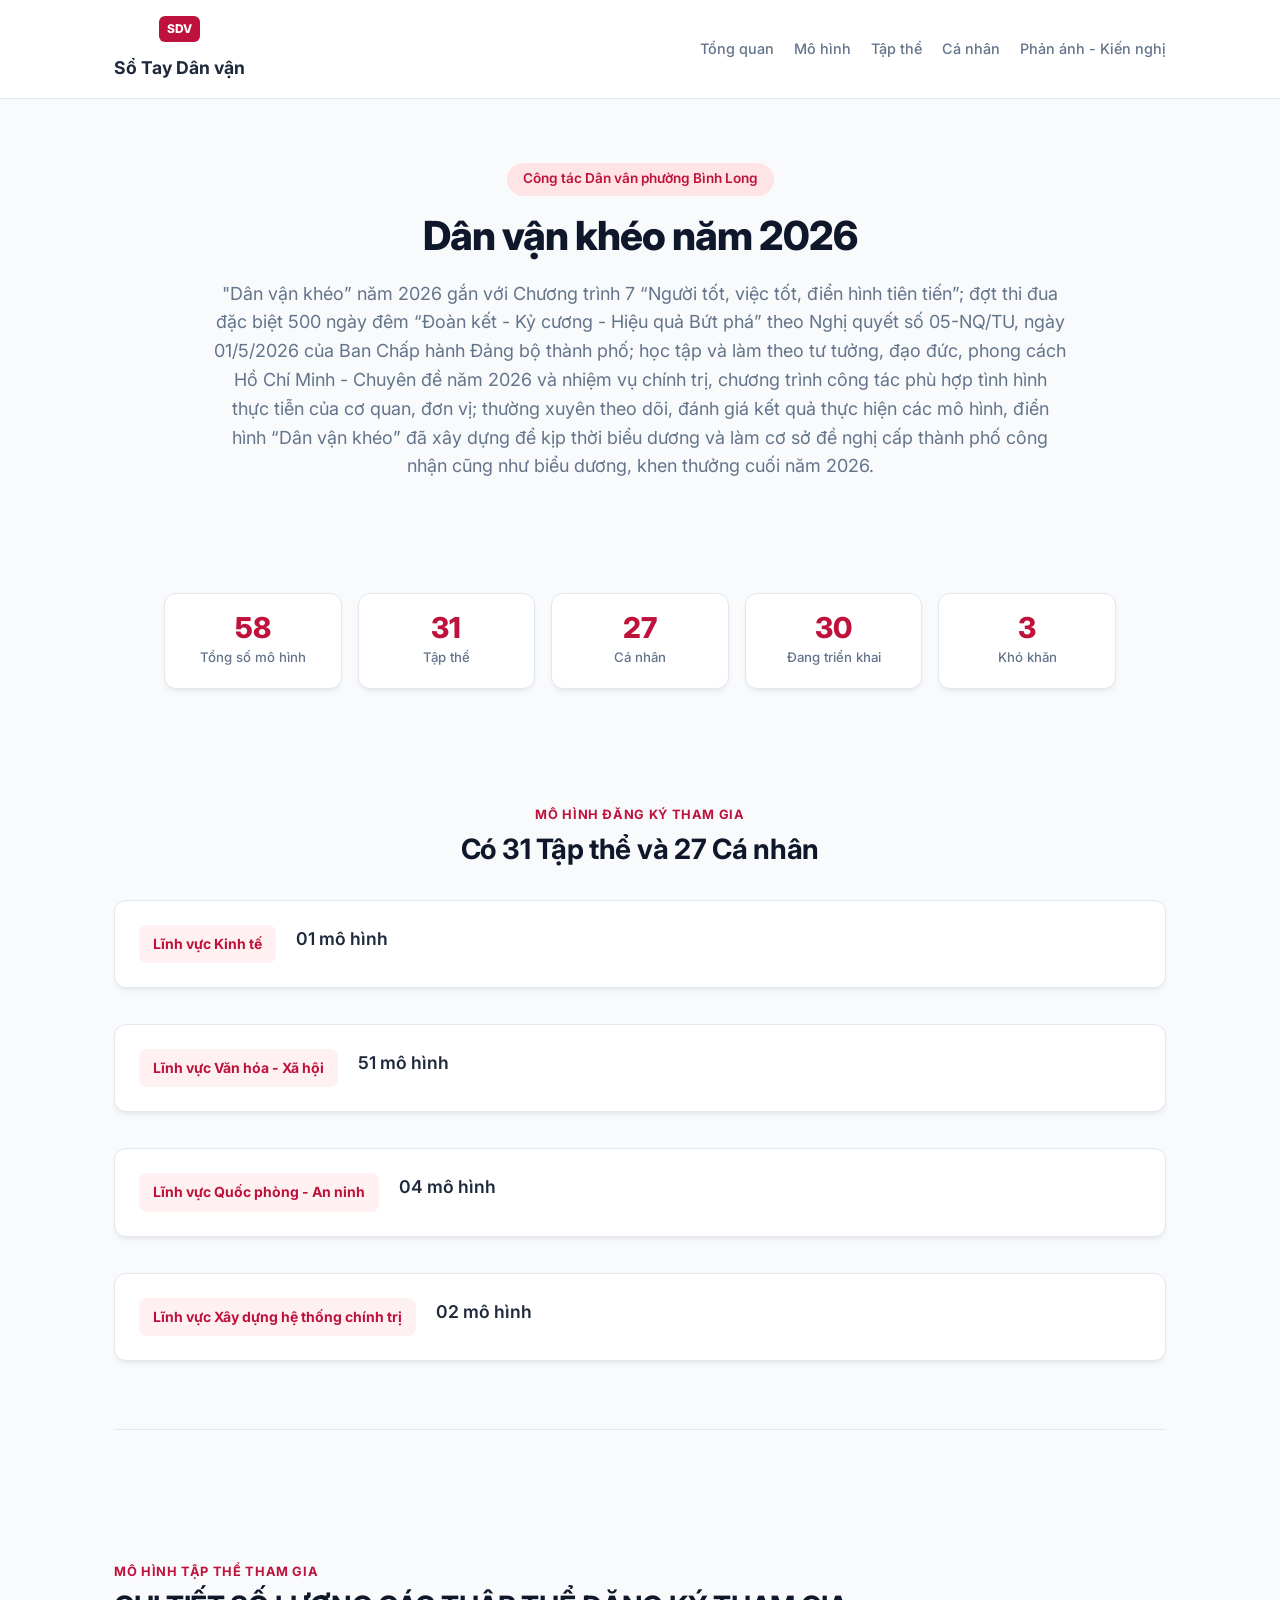
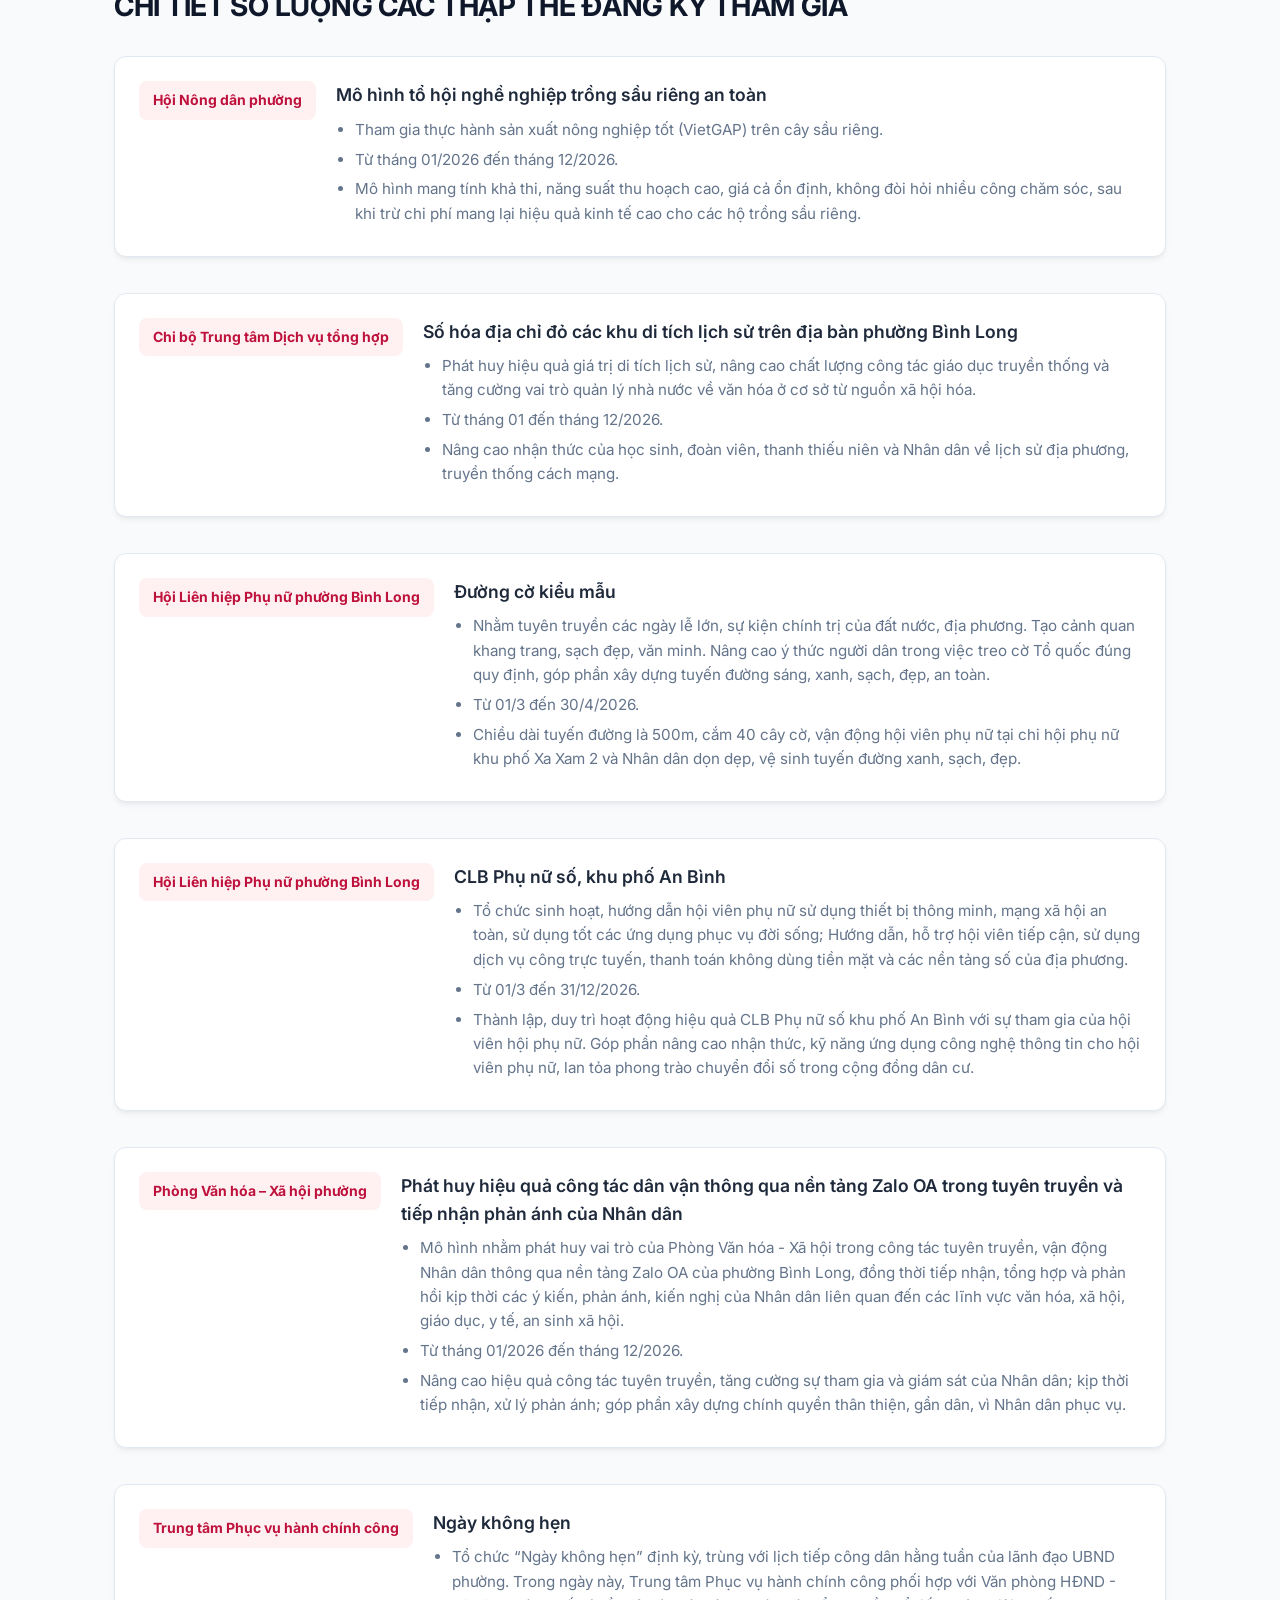
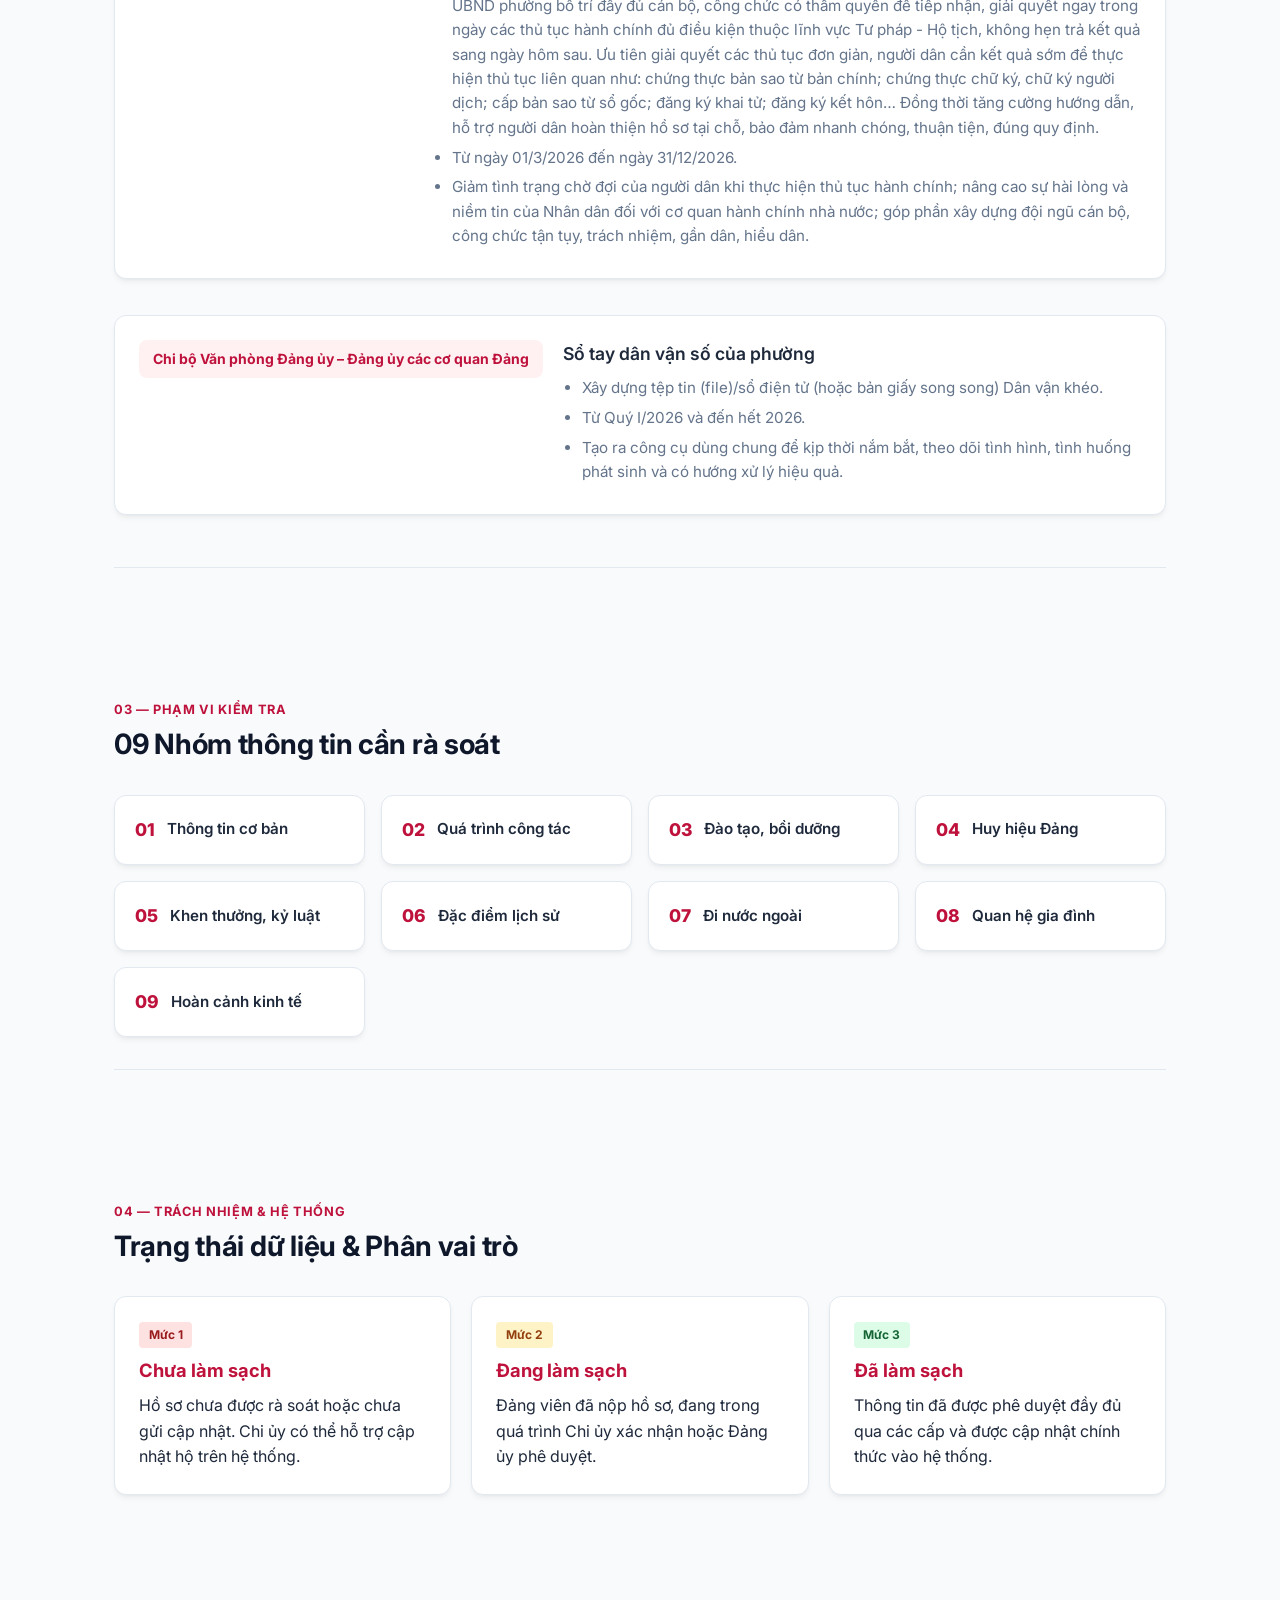
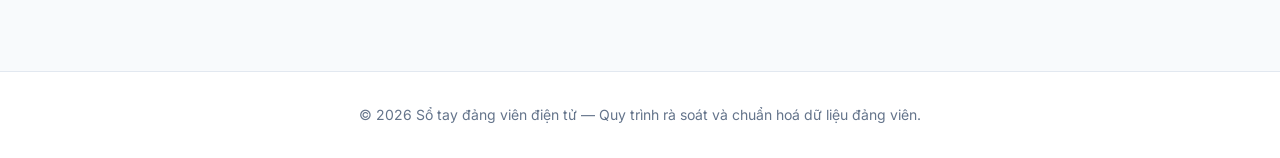
<file: Index.html>
<!DOCTYPE html>
<html lang="vi">
<head>
    <meta charset="UTF-8">
    <meta name="viewport" content="width=device-width, initial-scale=1.0">
    <title>Sổ tay Dân vận</title>
    <!-- Font chữ Google Inter hiện đại -->
    <link rel="preconnect" href="https://fonts.googleapis.com">
	<link rel="stylesheet" href="style.css">
    <link rel="preconnect" href="https://fonts.gstatic.com" crossorigin>
    <link href="https://fonts.googleapis.com/css2?family=Inter:wght@400;500;600;700;800&display=swap" rel="stylesheet">
    
    <style>
        /* ==================== CẤU HÌNH BIẾN & TỔNG QUAN ==================== */
        :root {
            --primary: #be123c;       /* Đỏ cờ / Đỏ đô truyền thống */
            --primary-hover: #9f1239;
            --accent: #d97706;        /* Vàng kim */
            --bg-main: #f8fafc;
            --bg-card: #ffffff;
            --text-main: #1e293b;
            --text-muted: #64748b;
            --border: #e2e8f0;
            --shadow: 0 4px 6px -1px rgba(0,0,0,0.05), 0 2px 4px -2px rgba(0,0,0,0.05);
            --shadow-lg: 0 10px 15px -3px rgba(0,0,0,0.08), 0 4px 6px -4px rgba(0,0,0,0.05);
            --radius: 12px;
        }

        * {
            box-sizing: border-box;
            margin: 0;
            padding: 0;
        }

        html {
            scroll-behavior: smooth;
        }

        body {
            font-family: 'Inter', system-ui, -apple-system, sans-serif;
            background-color: var(--bg-main);
            color: var(--text-main);
            line-height: 1.6;
        }

        /* ==================== THANH ĐIỀU HƯỚNG (HEADER) ==================== */
        header {
            position: sticky;
            top: 0;
            z-index: 100;
            background: rgba(255, 255, 255, 0.9);
            backdrop-filter: blur(8px);
            border-bottom: 1px solid var(--border);
        }

        .nav-container {
            max-width: 1100px;
            margin: 0 auto;
            padding: 1rem 1.5rem;
            display: flex;
            justify-content: space-between;
            align-items: center;
        }

        .logo {
            display: flex;
            align-items: center;
            gap: 0.75rem;
            text-decoration: none;
            color: var(--primary);
            font-weight: 700;
            font-size: 1.1rem;
        }

        .logo-badge {
            background: var(--primary);
            color: #fff;
            padding: 0.2rem 0.5rem;
            border-radius: 6px;
            font-size: 0.75rem;
            font-weight: 800;
        }

        nav {
            display: flex;
            gap: 1.25rem;
        }

        nav a {
            text-decoration: none;
            color: var(--text-muted);
            font-size: 0.9rem;
            font-weight: 500;
            transition: color 0.2s;
        }

        nav a:hover {
            color: var(--primary);
        }

        /* ==================== KHU VỰC HERO (MỞ ĐẦU) ==================== */
        .hero {
            text-align: center;
            padding: 4rem 1.5rem 3rem;
            max-width: 900px;
            margin: 0 auto;
        }

        .hero-tag {
            display: inline-block;
            background: #ffe4e6;
            color: var(--primary);
            font-weight: 600;
            font-size: 0.85rem;
            padding: 0.35rem 1rem;
            border-radius: 50px;
            margin-bottom: 1rem;
        }

        .hero h1 {
            font-size: 2.5rem;
            font-weight: 800;
            letter-spacing: -0.025em;
            color: #0f172a;
            margin-bottom: 1.25rem;
            line-height: 1.2;
        }

        .hero p {
            font-size: 1.125rem;
            color: var(--text-muted);
            margin-bottom: 2rem;
        }

        /* Thống kê nhanh */
        .stats-grid {
            display: grid;
            grid-template-columns: repeat(auto-fit, minmax(130px, 1fr));
            gap: 1rem;
            max-width: 1000px;
            margin: 2rem auto 0;
            padding: 0 1.5rem;
        }

        .stat-card {
            background: var(--bg-card);
            border: 1px solid var(--border);
            padding: 1.25rem 1rem;
            border-radius: var(--radius);
            box-shadow: var(--shadow);
            text-align: center;
        }

        .stat-number {
            font-size: 1.8rem;
            font-weight: 800;
            color: var(--primary);
            line-height: 1;
            margin-bottom: 0.25rem;
        }

        .stat-label {
            font-size: 0.825rem;
            color: var(--text-muted);
            font-weight: 500;
        }

        /* ==================== BỐ CỤC CHUNG VÙNG NỘI DUNG ==================== */
        main {
            max-width: 1100px;
            margin: 0 auto;
            padding: 2rem 1.5rem 5rem;
        }

        section {
            margin-bottom: 4rem;
        }

        .section-header {
            margin-bottom: 1.75rem;
        }

        .section-subtitle {
            text-transform: uppercase;
            font-size: 0.8rem;
            font-weight: 700;
            letter-spacing: 0.05em;
            color: var(--primary);
        }

        .section-title {
            font-size: 1.75rem;
            font-weight: 700;
            color: #0f172a;
        }

        /* ==================== THẺ CÁC BƯỚC THỰC HIỆN (STEP CARDS) ==================== */
        .steps-wrapper {
            display: flex;
            flex-direction: column;
            gap: 1rem;
        }

        .step-card {
            background: var(--bg-card);
            border: 1px solid var(--border);
            border-radius: var(--radius);
            padding: 1.5rem;
            box-shadow: var(--shadow);
            display: flex;
            gap: 1.25rem;
            align-items: flex-start;
        }

        .step-badge {
            background: #fff1f2;
            color: var(--primary);
            font-weight: 700;
            font-size: 0.875rem;
            padding: 0.5rem 0.875rem;
            border-radius: 8px;
            white-space: nowrap;
        }

        .step-content h3 {
            font-size: 1.1rem;
            font-weight: 600;
            margin-bottom: 0.5rem;
        }

        .step-content ul {
            padding-left: 1.2rem;
            color: var(--text-muted);
            font-size: 0.95rem;
        }

        .step-content li {
            margin-bottom: 0.35rem;
        }

        /* ==================== DANH SÁCH LƯỚI (09 NHÓM THÔNG TIN) ==================== */
        .info-grid {
            display: grid;
            grid-template-columns: repeat(auto-fill, minmax(220px, 1fr));
            gap: 1rem;
        }

        .info-card {
            background: var(--bg-card);
            border: 1px solid var(--border);
            border-radius: var(--radius);
            padding: 1.25rem;
            display: flex;
            align-items: center;
            gap: 0.75rem;
            box-shadow: var(--shadow);
        }

        .info-num {
            color: var(--primary);
            font-weight: 800;
            font-size: 1.1rem;
        }

        .info-title {
            font-weight: 600;
            font-size: 0.95rem;
        }

        /* ==================== TRẠNG THÁI & VAI TRÒ ==================== */
        .cards-grid-3 {
            display: grid;
            grid-template-columns: repeat(auto-fit, minmax(280px, 1fr));
            gap: 1.25rem;
        }

        .role-card, .status-card {
            background: var(--bg-card);
            border: 1px solid var(--border);
            border-radius: var(--radius);
            padding: 1.5rem;
            box-shadow: var(--shadow);
        }

        .role-card h3, .status-card h3 {
            font-size: 1.15rem;
            margin-bottom: 0.5rem;
            color: var(--primary);
        }

        .status-tag {
            display: inline-block;
            padding: 0.2rem 0.6rem;
            border-radius: 4px;
            font-size: 0.75rem;
            font-weight: 700;
            margin-bottom: 0.5rem;
        }

        .status-tag.not-clean { background: #fee2e2; color: #991b1b; }
        .status-tag.cleaning { background: #fef3c7; color: #92400e; }
        .status-tag.cleaned { background: #dcfce7; color: #166534; }

        /* ==================== FOOTER ==================== */
        footer {
            border-top: 1px solid var(--border);
            background: var(--bg-card);
            padding: 2rem 1.5rem;
            text-align: center;
            color: var(--text-muted);
            font-size: 0.875rem;
        }

        /* Responsive cho thiết bị di động */
        @media (max-width: 640px) {
            .hero h1 { font-size: 1.8rem; }
            nav { display: none; } /* Ẩn menu điều hướng trên di động nhỏ */
            .step-card { flex-direction: column; }
        }
    </style>
</head>
<body>

    <!-- THANH ĐIỀU HƯỚNG -->
    <header>
        <div class="nav-container">
            <a href="#top" class="logo">
                <span class="logo-badge">SDV</span>
                Sổ Tay Dân vận
            </a>
            <nav>
                <a href="#tong-quan">Tổng quan</a>
                <a href="#giai-doan-1">Mô hình</a>
                <a href="#giai-doan-2">Tập thể</a>
                <a href="#nhom-thong-tin">Cá nhân</a>
                <a href="#vai-tro">Phản ánh - Kiến nghị</a>
            </nav>
        </div>
    </header>

    <!-- TRANG MỞ ĐẦU (HERO SECTION) -->
    <div class="hero" id="top">
        <span class="hero-tag">Công tác Dân vân phường Bình Long</span>
        <h1>Dân vận khéo năm 2026 </h1>
        <p>"Dân vận khéo” năm 2026 gắn với Chương trình 7 “Người tốt, việc tốt, điển hình tiên tiến”; đợt thi đua đặc biệt 500 ngày đêm “Đoàn kết - Kỷ cương - Hiệu quả Bứt phá” theo Nghị quyết số 05-NQ/TU, ngày 01/5/2026 của Ban Chấp hành Đảng bộ thành phố; học tập và làm theo tư tưởng, đạo đức, phong cách Hồ Chí Minh - Chuyên đề năm 2026 và nhiệm vụ chính trị, chương trình công tác phù hợp tình hình thực tiễn của cơ quan, đơn vị; thường xuyên theo dõi, đánh giá kết quả thực hiện các mô hình, điển hình “Dân vận khéo” đã xây dựng để kịp thời biểu dương và làm cơ sở đề nghị cấp thành phố công nhận cũng như biểu dương, khen thưởng cuối năm 2026.</p>
    </div>

    <!-- KHỐI THỐNG KÊ NHANH -->
    <div class="stats-grid">
        <div class="stat-card">
            <div class="stat-number">58</div>
            <div class="stat-label">Tổng số mô hình</div>
        </div>
        <div class="stat-card">
            <div class="stat-number">31</div>
            <div class="stat-label">Tập thể</div>
        </div>
        <div class="stat-card">
            <div class="stat-number">27</div>
            <div class="stat-label">Cá nhân</div>
        </div>
        <div class="stat-card">
            <div class="stat-number">30</div>
            <div class="stat-label">Đang triển khai</div>
        </div>
        <div class="stat-card">
            <div class="stat-number">3</div>
            <div class="stat-label">Khó khăn</div>
        </div>
    </div>

    <!-- NỘI DUNG CHÍNH -->
    <main>

        <!-- MÔ HÌNH -->
        <section id="giai-doan-1">
            <div class="section-header">
                <span class="section-subtitle">MÔ HÌNH ĐĂNG KÝ THAM GIA</span>
                <h2 class="section-title">Có 31 Tập thể và 27 Cá nhân</h2>
            </div>

            <div class="steps-wrapper">
                <article class="step-card">
                    <span class="step-badge">Lĩnh vực Kinh tế</span>
                    <div class="step-content">
                        <h3>01 mô hình</h3>
                    </div>
                </article>

                <article class="step-card">
                    <span class="step-badge">Lĩnh vực Văn hóa - Xã hội</span>
                    <div class="step-content">
                        <h3>51 mô hình</h3>
                                            </div>
                </article>

                <article class="step-card">
                    <span class="step-badge">Lĩnh vực Quốc phòng - An ninh</span>
                    <div class="step-content">
                        <h3>04 mô hình</h3>
                        
                    </div>
                </article>
 	        <article class="step-card">
                    <span class="step-badge">Lĩnh vực Xây dựng hệ thống chính trị</span>
                    <div class="step-content">
                        <h3>02 mô hình</h3>
                                            </div>
                </article>
            </div>
        </section>

        <!-- TẬP THỂ -->
        <section id="giai-doan-2">
            <div class="section-header">
                <span class="section-subtitle">Mô hình tập thể tham gia</span>
                <h2 class="section-title">CHI TIẾT SỐ LƯỢNG CÁC THẬP THỂ ĐĂNG KÝ THAM GIA</h2>
            </div>

            <div class="steps-wrapper">
                <article class="step-card">
                    <span class="step-badge">Hội Nông dân phường</span>
                    <div class="step-content">
                        <h3>Mô hình tổ hội nghề nghiệp trồng sầu riêng an toàn</h3>
                        <ul>
                            <li>Tham gia thực hành sản xuất nông nghiệp tốt (VietGAP) trên cây sầu riêng.</li>
                            <li>Từ tháng 01/2026 đến tháng 12/2026.</li>
				<li>Mô hình mang tính khả thi, năng suất thu hoạch cao, giá cả ổn định, không đòi hỏi nhiều công chăm sóc, sau khi trừ chi phí mang lại hiệu quả kinh tế cao cho các hộ trồng sầu riêng.</li>
                        </ul>
                    </div>
                </article>

                <article class="step-card">
                    <span class="step-badge">Chi bộ Trung tâm Dịch vụ tổng hợp</span>
                    <div class="step-content">
                        <h3>Số hóa địa chỉ đỏ các khu di tích lịch sử trên địa bàn phường Bình Long</h3>
                        <ul>
                            <li>Phát huy hiệu quả giá trị di tích lịch sử, nâng cao chất lượng công tác giáo dục truyền thống và tăng cường vai trò quản lý nhà nước về văn hóa ở cơ sở từ nguồn xã hội hóa.</li>
				<li>Từ tháng 01 đến tháng 12/2026.</li>
				<li>Nâng cao nhận thức của học sinh, đoàn viên, thanh thiếu niên và Nhân dân về lịch sử địa phương, truyền thống cách mạng.</li>
                        </ul>
                    </div>
                </article>

                <article class="step-card">
                    <span class="step-badge">Hội Liên hiệp Phụ nữ phường Bình Long</span>
                    <div class="step-content">
                        <h3>Đường cờ kiểu mẫu</h3>
                        <ul>
                            <li>Nhằm tuyên truyền các ngày lễ lớn, sự kiện chính trị của đất nước, địa phương. Tạo cảnh quan khang trang, sạch đẹp, văn minh. Nâng cao ý thức người dân trong việc treo cờ Tổ quốc đúng quy định, góp phần xây dựng tuyến đường sáng, xanh, sạch, đẹp, an toàn.</li>
				<li>Từ 01/3 đến 30/4/2026.</li>
				<li>Chiều dài tuyến đường là 500m, cắm 40 cây cờ, vận động hội viên phụ nữ tại chi hội phụ nữ khu phố Xa Xam 2 và Nhân dân dọn dẹp, vệ sinh tuyến đường xanh, sạch, đẹp.</li>
                        </ul>
                    </div>
                </article>

                <article class="step-card">
                    <span class="step-badge">Hội Liên hiệp Phụ nữ phường Bình Long</span>
                    <div class="step-content">
                        <h3>CLB Phụ nữ số, khu phố An Bình</h3>
                        <ul>
                            <li>Tổ chức sinh hoạt, hướng dẫn hội viên phụ nữ sử dụng thiết bị thông minh, mạng xã hội an toàn, sử dụng tốt các ứng dụng phục vụ đời sống; Hướng dẫn, hỗ trợ hội viên tiếp cận, sử dụng dịch vụ công trực tuyến, thanh toán không dùng tiền mặt và các nền tảng số của địa phương.</li>
                            <li>Từ 01/3 đến 31/12/2026.</li>
				<li>Thành lập, duy trì hoạt động hiệu quả CLB Phụ nữ số khu phố An Bình với sự tham gia của hội viên hội phụ nữ. Góp phần nâng cao nhận thức, kỹ năng ứng dụng công nghệ thông tin cho hội viên phụ nữ, lan tỏa phong trào chuyển đổi số trong cộng đồng dân cư.</li>
                        </ul>
                    </div>
                </article>

                <article class="step-card">
                    <span class="step-badge">Phòng Văn hóa – Xã hội phường</span>
                    <div class="step-content">
                        <h3>Phát huy hiệu quả công tác dân vận thông qua nền tảng Zalo OA trong tuyên truyền và tiếp nhận phản ánh của Nhân dân</h3>
                        <ul>
                            <li>Mô hình nhằm phát huy vai trò của Phòng Văn hóa -   Xã hội trong công tác tuyên truyền, vận động Nhân  dân  thông qua nền tảng Zalo OA của phường Bình Long, đồng thời tiếp nhận, tổng hợp và phản hồi kịp thời các ý kiến, phản ánh, kiến nghị của Nhân dân liên quan đến các lĩnh vực văn hóa, xã hội, giáo dục, y tế, an sinh xã hội.</li>
				<li>Từ tháng 01/2026 đến tháng 12/2026.</li>
				<li>Nâng cao hiệu quả công tác tuyên truyền, tăng cường sự tham gia và giám sát của Nhân dân; kịp thời tiếp nhận, xử lý phản ánh; góp phần xây dựng chính quyền thân thiện, gần dân, vì Nhân dân phục vụ.</li>
                        </ul>
                    </div>
                </article>
<article class="step-card">
                    <span class="step-badge">Trung tâm Phục vụ hành chính công</span>
                    <div class="step-content">
                        <h3>Ngày không hẹn</h3>
                        <ul>
                            <li>Tổ chức “Ngày không hẹn” định kỳ, trùng với lịch tiếp công dân hằng tuần của lãnh đạo UBND phường. Trong ngày này, Trung tâm Phục vụ hành chính công phối hợp với Văn phòng HĐND - UBND phường bố trí đầy đủ cán bộ, công chức có thẩm quyền để tiếp nhận, giải quyết ngay trong ngày các thủ tục hành chính đủ điều kiện thuộc lĩnh vực Tư pháp - Hộ tịch, không hẹn trả kết quả sang ngày hôm sau. Ưu tiên giải quyết các thủ tục đơn giản, người dân cần kết quả sớm để thực hiện thủ tục liên quan như: chứng thực bản sao từ bản chính; chứng thực chữ ký, chữ ký người dịch; cấp bản sao từ sổ gốc; đăng ký khai tử; đăng ký kết hôn… Đồng thời tăng cường hướng dẫn, hỗ trợ người dân hoàn thiện hồ sơ tại chỗ, bảo đảm nhanh chóng, thuận tiện, đúng quy định.</li>
				<li>Từ ngày 01/3/2026 đến ngày 31/12/2026.</li>
				<li>Giảm tình trạng chờ đợi của người dân khi thực hiện thủ tục hành chính; nâng cao sự hài lòng và niềm tin của Nhân dân đối với cơ quan hành chính nhà nước; góp phần xây dựng đội ngũ cán bộ, công chức tận tụy, trách nhiệm, gần dân, hiểu dân.</li>
                        </ul>
                    </div>
                </article>
<article class="step-card">
                    <span class="step-badge">Chi bộ Văn phòng Đảng ủy – Đảng ủy các cơ quan Đảng</span>
                    <div class="step-content">
                        <h3>Sổ tay dân vận số của phường</h3>
                        <ul>
                            <li>Xây dựng tệp tin (file)/sổ điện tử (hoặc bản giấy song song) Dân vận khéo.</li>
				<li>Từ Quý I/2026 và đến hết 2026.</li>
				<li>Tạo ra công cụ dùng chung để kịp thời nắm bắt, theo dõi tình hình, tình huống phát sinh và có hướng xử lý hiệu quả.</li>
                        </ul>
                    </div>
                </article>



            </div>
        </section>

        <!-- 09 NHÓM THÔNG TIN -->
        <section id="nhom-thong-tin">
            <div class="section-header">
                <span class="section-subtitle">03 — Phạm vi kiểm tra</span>
                <h2 class="section-title">09 Nhóm thông tin cần rà soát</h2>
            </div>

            <div class="info-grid">
                <div class="info-card"><span class="info-num">01</span><span class="info-title">Thông tin cơ bản</span></div>
                <div class="info-card"><span class="info-num">02</span><span class="info-title">Quá trình công tác</span></div>
                <div class="info-card"><span class="info-num">03</span><span class="info-title">Đào tạo, bồi dưỡng</span></div>
                <div class="info-card"><span class="info-num">04</span><span class="info-title">Huy hiệu Đảng</span></div>
                <div class="info-card"><span class="info-num">05</span><span class="info-title">Khen thưởng, kỷ luật</span></div>
                <div class="info-card"><span class="info-num">06</span><span class="info-title">Đặc điểm lịch sử</span></div>
                <div class="info-card"><span class="info-num">07</span><span class="info-title">Đi nước ngoài</span></div>
                <div class="info-card"><span class="info-num">08</span><span class="info-title">Quan hệ gia đình</span></div>
                <div class="info-card"><span class="info-num">09</span><span class="info-title">Hoàn cảnh kinh tế</span></div>
            </div>
        </section>

        <!-- VAI TRÒ & TRẠNG THÁI -->
        <section id="vai-tro">
            <div class="section-header">
                <span class="section-subtitle">04 — Trách nhiệm & Hệ thống</span>
                <h2 class="section-title">Trạng thái dữ liệu & Phân vai trò</h2>
            </div>

            <div class="cards-grid-3">
                <div class="status-card">
                    <span class="status-tag not-clean">Mức 1</span>
                    <h3>Chưa làm sạch</h3>
                    <p>Hồ sơ chưa được rà soát hoặc chưa gửi cập nhật. Chi ủy có thể hỗ trợ cập nhật hộ trên hệ thống.</p>
                </div>

                <div class="status-card">
                    <span class="status-tag cleaning">Mức 2</span>
                    <h3>Đang làm sạch</h3>
                    <p>Đảng viên đã nộp hồ sơ, đang trong quá trình Chi ủy xác nhận hoặc Đảng ủy phê duyệt.</p>
                </div>

                <div class="status-card">
                    <span class="status-tag cleaned">Mức 3</span>
                    <h3>Đã làm sạch</h3>
                    <p>Thông tin đã được phê duyệt đầy đủ qua các cấp và được cập nhật chính thức vào hệ thống.</p>
                </div>
            </div>
        </section>

    </main>

    <!-- FOOTER -->
    <footer>
        <p>© 2026 Sổ tay đảng viên điện tử — Quy trình rà soát và chuẩn hoá dữ liệu đảng viên.</p>
    </footer>

</body>
</html>
</file>
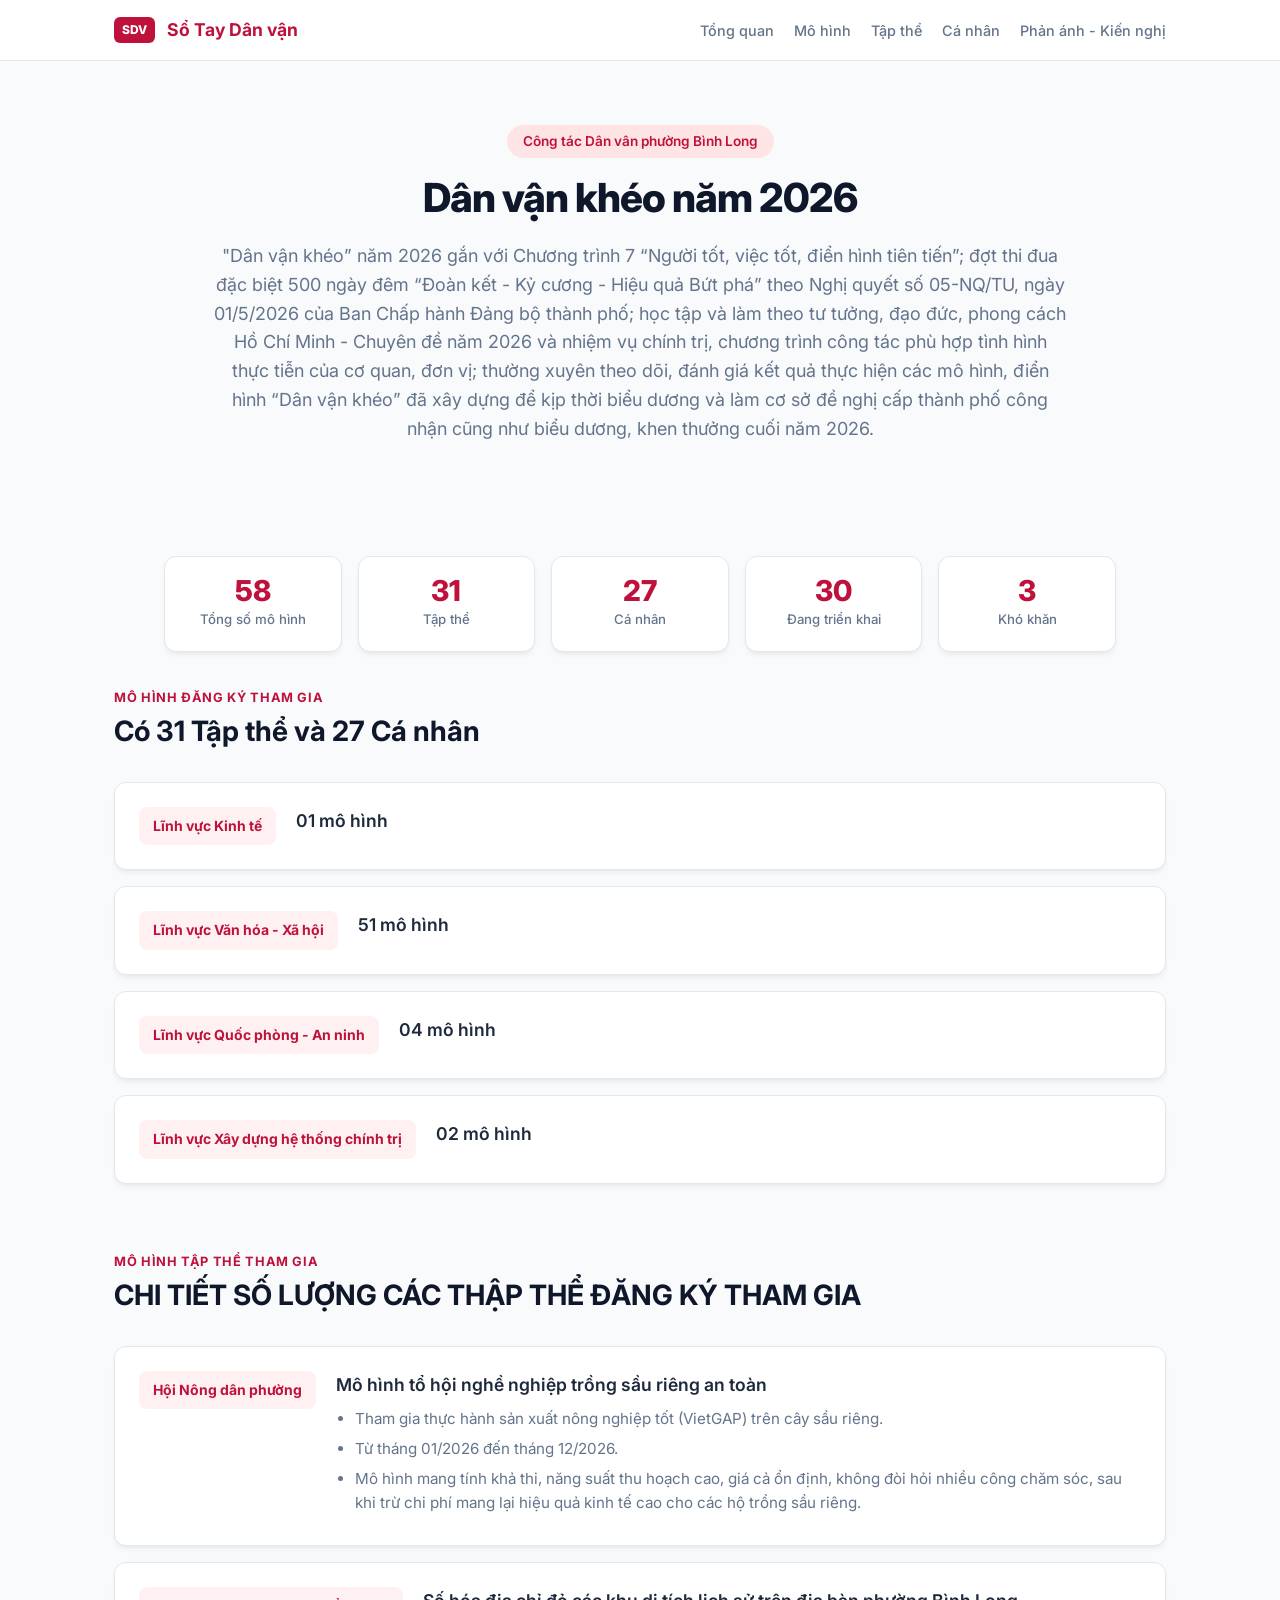
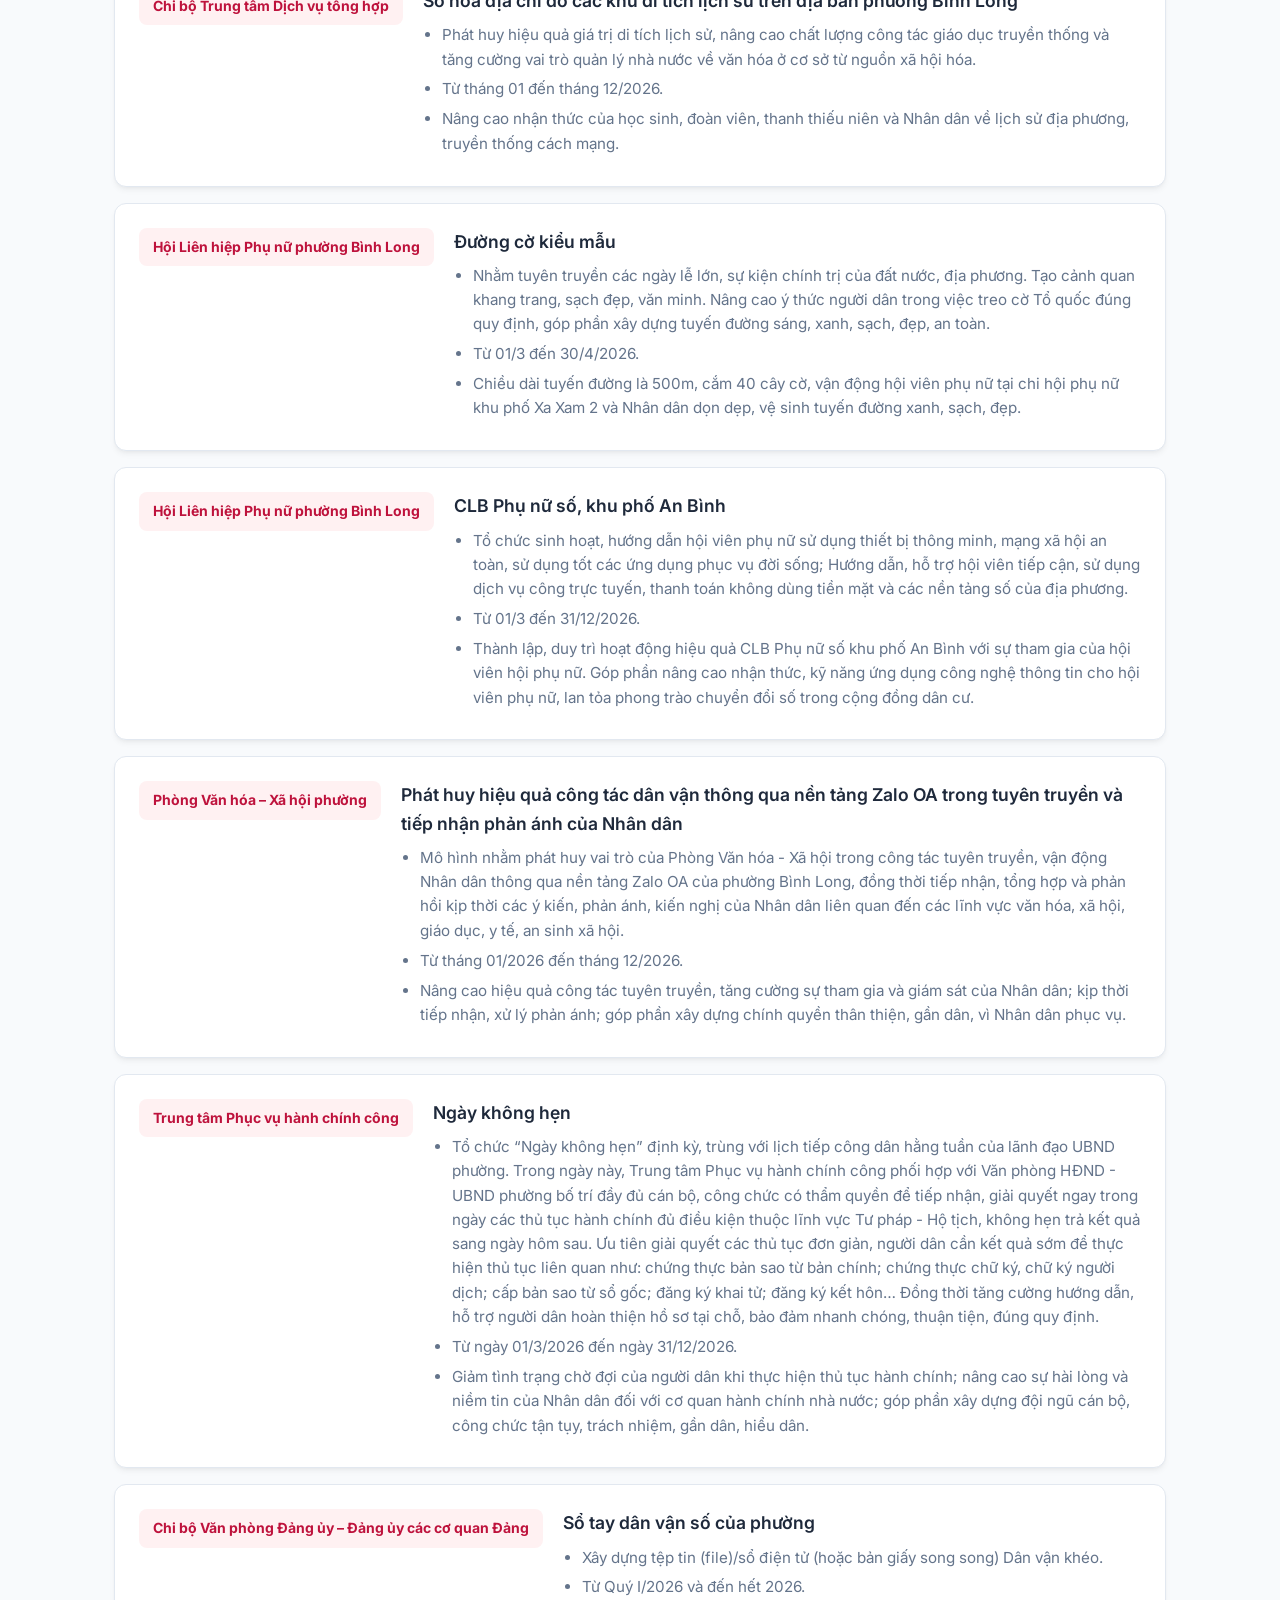
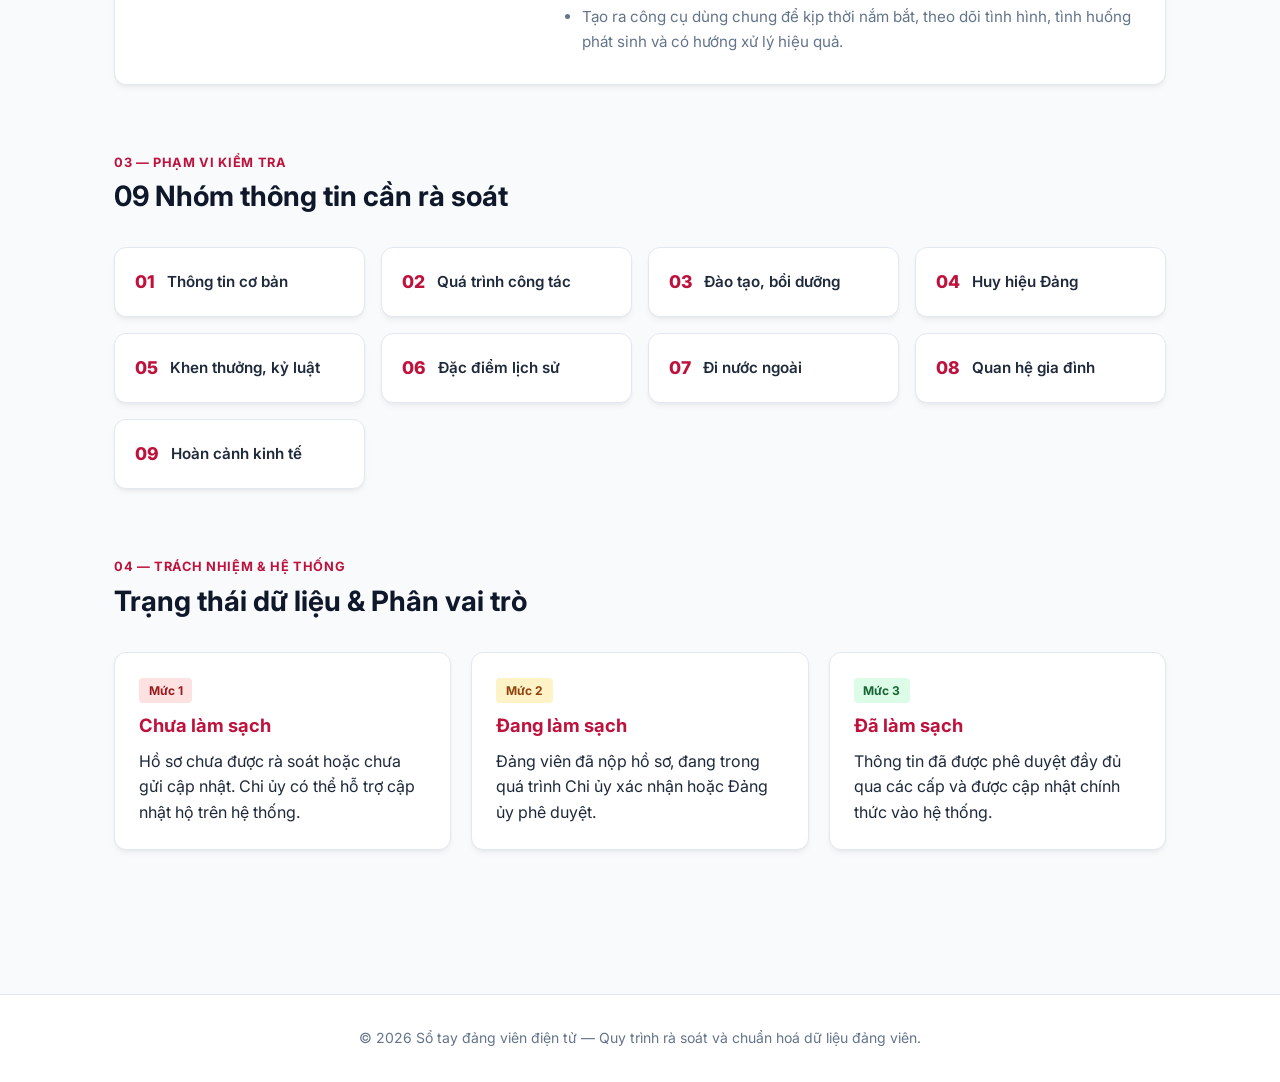
<file: so tay dan van.html>
<!DOCTYPE html>
<html lang="vi">
<head>
    <meta charset="UTF-8">
    <meta name="viewport" content="width=device-width, initial-scale=1.0">
    <title>Sổ tay Dân vận</title>
    <!-- Font chữ Google Inter hiện đại -->
    <link rel="preconnect" href="https://fonts.googleapis.com">
    <link rel="preconnect" href="https://fonts.gstatic.com" crossorigin>
    <link href="https://fonts.googleapis.com/css2?family=Inter:wght@400;500;600;700;800&display=swap" rel="stylesheet">
    
    <style>
        /* ==================== CẤU HÌNH BIẾN & TỔNG QUAN ==================== */
        :root {
            --primary: #be123c;       /* Đỏ cờ / Đỏ đô truyền thống */
            --primary-hover: #9f1239;
            --accent: #d97706;        /* Vàng kim */
            --bg-main: #f8fafc;
            --bg-card: #ffffff;
            --text-main: #1e293b;
            --text-muted: #64748b;
            --border: #e2e8f0;
            --shadow: 0 4px 6px -1px rgba(0,0,0,0.05), 0 2px 4px -2px rgba(0,0,0,0.05);
            --shadow-lg: 0 10px 15px -3px rgba(0,0,0,0.08), 0 4px 6px -4px rgba(0,0,0,0.05);
            --radius: 12px;
        }

        * {
            box-sizing: border-box;
            margin: 0;
            padding: 0;
        }

        html {
            scroll-behavior: smooth;
        }

        body {
            font-family: 'Inter', system-ui, -apple-system, sans-serif;
            background-color: var(--bg-main);
            color: var(--text-main);
            line-height: 1.6;
        }

        /* ==================== THANH ĐIỀU HƯỚNG (HEADER) ==================== */
        header {
            position: sticky;
            top: 0;
            z-index: 100;
            background: rgba(255, 255, 255, 0.9);
            backdrop-filter: blur(8px);
            border-bottom: 1px solid var(--border);
        }

        .nav-container {
            max-width: 1100px;
            margin: 0 auto;
            padding: 1rem 1.5rem;
            display: flex;
            justify-content: space-between;
            align-items: center;
        }

        .logo {
            display: flex;
            align-items: center;
            gap: 0.75rem;
            text-decoration: none;
            color: var(--primary);
            font-weight: 700;
            font-size: 1.1rem;
        }

        .logo-badge {
            background: var(--primary);
            color: #fff;
            padding: 0.2rem 0.5rem;
            border-radius: 6px;
            font-size: 0.75rem;
            font-weight: 800;
        }

        nav {
            display: flex;
            gap: 1.25rem;
        }

        nav a {
            text-decoration: none;
            color: var(--text-muted);
            font-size: 0.9rem;
            font-weight: 500;
            transition: color 0.2s;
        }

        nav a:hover {
            color: var(--primary);
        }

        /* ==================== KHU VỰC HERO (MỞ ĐẦU) ==================== */
        .hero {
            text-align: center;
            padding: 4rem 1.5rem 3rem;
            max-width: 900px;
            margin: 0 auto;
        }

        .hero-tag {
            display: inline-block;
            background: #ffe4e6;
            color: var(--primary);
            font-weight: 600;
            font-size: 0.85rem;
            padding: 0.35rem 1rem;
            border-radius: 50px;
            margin-bottom: 1rem;
        }

        .hero h1 {
            font-size: 2.5rem;
            font-weight: 800;
            letter-spacing: -0.025em;
            color: #0f172a;
            margin-bottom: 1.25rem;
            line-height: 1.2;
        }

        .hero p {
            font-size: 1.125rem;
            color: var(--text-muted);
            margin-bottom: 2rem;
        }

        /* Thống kê nhanh */
        .stats-grid {
            display: grid;
            grid-template-columns: repeat(auto-fit, minmax(130px, 1fr));
            gap: 1rem;
            max-width: 1000px;
            margin: 2rem auto 0;
            padding: 0 1.5rem;
        }

        .stat-card {
            background: var(--bg-card);
            border: 1px solid var(--border);
            padding: 1.25rem 1rem;
            border-radius: var(--radius);
            box-shadow: var(--shadow);
            text-align: center;
        }

        .stat-number {
            font-size: 1.8rem;
            font-weight: 800;
            color: var(--primary);
            line-height: 1;
            margin-bottom: 0.25rem;
        }

        .stat-label {
            font-size: 0.825rem;
            color: var(--text-muted);
            font-weight: 500;
        }

        /* ==================== BỐ CỤC CHUNG VÙNG NỘI DUNG ==================== */
        main {
            max-width: 1100px;
            margin: 0 auto;
            padding: 2rem 1.5rem 5rem;
        }

        section {
            margin-bottom: 4rem;
        }

        .section-header {
            margin-bottom: 1.75rem;
        }

        .section-subtitle {
            text-transform: uppercase;
            font-size: 0.8rem;
            font-weight: 700;
            letter-spacing: 0.05em;
            color: var(--primary);
        }

        .section-title {
            font-size: 1.75rem;
            font-weight: 700;
            color: #0f172a;
        }

        /* ==================== THẺ CÁC BƯỚC THỰC HIỆN (STEP CARDS) ==================== */
        .steps-wrapper {
            display: flex;
            flex-direction: column;
            gap: 1rem;
        }

        .step-card {
            background: var(--bg-card);
            border: 1px solid var(--border);
            border-radius: var(--radius);
            padding: 1.5rem;
            box-shadow: var(--shadow);
            display: flex;
            gap: 1.25rem;
            align-items: flex-start;
        }

        .step-badge {
            background: #fff1f2;
            color: var(--primary);
            font-weight: 700;
            font-size: 0.875rem;
            padding: 0.5rem 0.875rem;
            border-radius: 8px;
            white-space: nowrap;
        }

        .step-content h3 {
            font-size: 1.1rem;
            font-weight: 600;
            margin-bottom: 0.5rem;
        }

        .step-content ul {
            padding-left: 1.2rem;
            color: var(--text-muted);
            font-size: 0.95rem;
        }

        .step-content li {
            margin-bottom: 0.35rem;
        }

        /* ==================== DANH SÁCH LƯỚI (09 NHÓM THÔNG TIN) ==================== */
        .info-grid {
            display: grid;
            grid-template-columns: repeat(auto-fill, minmax(220px, 1fr));
            gap: 1rem;
        }

        .info-card {
            background: var(--bg-card);
            border: 1px solid var(--border);
            border-radius: var(--radius);
            padding: 1.25rem;
            display: flex;
            align-items: center;
            gap: 0.75rem;
            box-shadow: var(--shadow);
        }

        .info-num {
            color: var(--primary);
            font-weight: 800;
            font-size: 1.1rem;
        }

        .info-title {
            font-weight: 600;
            font-size: 0.95rem;
        }

        /* ==================== TRẠNG THÁI & VAI TRÒ ==================== */
        .cards-grid-3 {
            display: grid;
            grid-template-columns: repeat(auto-fit, minmax(280px, 1fr));
            gap: 1.25rem;
        }

        .role-card, .status-card {
            background: var(--bg-card);
            border: 1px solid var(--border);
            border-radius: var(--radius);
            padding: 1.5rem;
            box-shadow: var(--shadow);
        }

        .role-card h3, .status-card h3 {
            font-size: 1.15rem;
            margin-bottom: 0.5rem;
            color: var(--primary);
        }

        .status-tag {
            display: inline-block;
            padding: 0.2rem 0.6rem;
            border-radius: 4px;
            font-size: 0.75rem;
            font-weight: 700;
            margin-bottom: 0.5rem;
        }

        .status-tag.not-clean { background: #fee2e2; color: #991b1b; }
        .status-tag.cleaning { background: #fef3c7; color: #92400e; }
        .status-tag.cleaned { background: #dcfce7; color: #166534; }

        /* ==================== FOOTER ==================== */
        footer {
            border-top: 1px solid var(--border);
            background: var(--bg-card);
            padding: 2rem 1.5rem;
            text-align: center;
            color: var(--text-muted);
            font-size: 0.875rem;
        }

        /* Responsive cho thiết bị di động */
        @media (max-width: 640px) {
            .hero h1 { font-size: 1.8rem; }
            nav { display: none; } /* Ẩn menu điều hướng trên di động nhỏ */
            .step-card { flex-direction: column; }
        }
    </style>
</head>
<body>

    <!-- THANH ĐIỀU HƯỚNG -->
    <header>
        <div class="nav-container">
            <a href="#top" class="logo">
                <span class="logo-badge">SDV</span>
                Sổ Tay Dân vận
            </a>
            <nav>
                <a href="#tong-quan">Tổng quan</a>
                <a href="#giai-doan-1">Mô hình</a>
                <a href="#giai-doan-2">Tập thể</a>
                <a href="#nhom-thong-tin">Cá nhân</a>
                <a href="#vai-tro">Phản ánh - Kiến nghị</a>
            </nav>
        </div>
    </header>

    <!-- TRANG MỞ ĐẦU (HERO SECTION) -->
    <div class="hero" id="top">
        <span class="hero-tag">Công tác Dân vân phường Bình Long</span>
        <h1>Dân vận khéo năm 2026 </h1>
        <p>"Dân vận khéo” năm 2026 gắn với Chương trình 7 “Người tốt, việc tốt, điển hình tiên tiến”; đợt thi đua đặc biệt 500 ngày đêm “Đoàn kết - Kỷ cương - Hiệu quả Bứt phá” theo Nghị quyết số 05-NQ/TU, ngày 01/5/2026 của Ban Chấp hành Đảng bộ thành phố; học tập và làm theo tư tưởng, đạo đức, phong cách Hồ Chí Minh - Chuyên đề năm 2026 và nhiệm vụ chính trị, chương trình công tác phù hợp tình hình thực tiễn của cơ quan, đơn vị; thường xuyên theo dõi, đánh giá kết quả thực hiện các mô hình, điển hình “Dân vận khéo” đã xây dựng để kịp thời biểu dương và làm cơ sở đề nghị cấp thành phố công nhận cũng như biểu dương, khen thưởng cuối năm 2026.</p>
    </div>

    <!-- KHỐI THỐNG KÊ NHANH -->
    <div class="stats-grid">
        <div class="stat-card">
            <div class="stat-number">58</div>
            <div class="stat-label">Tổng số mô hình</div>
        </div>
        <div class="stat-card">
            <div class="stat-number">31</div>
            <div class="stat-label">Tập thể</div>
        </div>
        <div class="stat-card">
            <div class="stat-number">27</div>
            <div class="stat-label">Cá nhân</div>
        </div>
        <div class="stat-card">
            <div class="stat-number">30</div>
            <div class="stat-label">Đang triển khai</div>
        </div>
        <div class="stat-card">
            <div class="stat-number">3</div>
            <div class="stat-label">Khó khăn</div>
        </div>
    </div>

    <!-- NỘI DUNG CHÍNH -->
    <main>

        <!-- MÔ HÌNH -->
        <section id="giai-doan-1">
            <div class="section-header">
                <span class="section-subtitle">MÔ HÌNH ĐĂNG KÝ THAM GIA</span>
                <h2 class="section-title">Có 31 Tập thể và 27 Cá nhân</h2>
            </div>

            <div class="steps-wrapper">
                <article class="step-card">
                    <span class="step-badge">Lĩnh vực Kinh tế</span>
                    <div class="step-content">
                        <h3>01 mô hình</h3>
                    </div>
                </article>

                <article class="step-card">
                    <span class="step-badge">Lĩnh vực Văn hóa - Xã hội</span>
                    <div class="step-content">
                        <h3>51 mô hình</h3>
                                            </div>
                </article>

                <article class="step-card">
                    <span class="step-badge">Lĩnh vực Quốc phòng - An ninh</span>
                    <div class="step-content">
                        <h3>04 mô hình</h3>
                        
                    </div>
                </article>
 	        <article class="step-card">
                    <span class="step-badge">Lĩnh vực Xây dựng hệ thống chính trị</span>
                    <div class="step-content">
                        <h3>02 mô hình</h3>
                                            </div>
                </article>
            </div>
        </section>

        <!-- TẬP THỂ -->
        <section id="giai-doan-2">
            <div class="section-header">
                <span class="section-subtitle">Mô hình tập thể tham gia</span>
                <h2 class="section-title">CHI TIẾT SỐ LƯỢNG CÁC THẬP THỂ ĐĂNG KÝ THAM GIA</h2>
            </div>

            <div class="steps-wrapper">
                <article class="step-card">
                    <span class="step-badge">Hội Nông dân phường</span>
                    <div class="step-content">
                        <h3>Mô hình tổ hội nghề nghiệp trồng sầu riêng an toàn</h3>
                        <ul>
                            <li>Tham gia thực hành sản xuất nông nghiệp tốt (VietGAP) trên cây sầu riêng.</li>
                            <li>Từ tháng 01/2026 đến tháng 12/2026.</li>
				<li>Mô hình mang tính khả thi, năng suất thu hoạch cao, giá cả ổn định, không đòi hỏi nhiều công chăm sóc, sau khi trừ chi phí mang lại hiệu quả kinh tế cao cho các hộ trồng sầu riêng.</li>
                        </ul>
                    </div>
                </article>

                <article class="step-card">
                    <span class="step-badge">Chi bộ Trung tâm Dịch vụ tổng hợp</span>
                    <div class="step-content">
                        <h3>Số hóa địa chỉ đỏ các khu di tích lịch sử trên địa bàn phường Bình Long</h3>
                        <ul>
                            <li>Phát huy hiệu quả giá trị di tích lịch sử, nâng cao chất lượng công tác giáo dục truyền thống và tăng cường vai trò quản lý nhà nước về văn hóa ở cơ sở từ nguồn xã hội hóa.</li>
				<li>Từ tháng 01 đến tháng 12/2026.</li>
				<li>Nâng cao nhận thức của học sinh, đoàn viên, thanh thiếu niên và Nhân dân về lịch sử địa phương, truyền thống cách mạng.</li>
                        </ul>
                    </div>
                </article>

                <article class="step-card">
                    <span class="step-badge">Hội Liên hiệp Phụ nữ phường Bình Long</span>
                    <div class="step-content">
                        <h3>Đường cờ kiểu mẫu</h3>
                        <ul>
                            <li>Nhằm tuyên truyền các ngày lễ lớn, sự kiện chính trị của đất nước, địa phương. Tạo cảnh quan khang trang, sạch đẹp, văn minh. Nâng cao ý thức người dân trong việc treo cờ Tổ quốc đúng quy định, góp phần xây dựng tuyến đường sáng, xanh, sạch, đẹp, an toàn.</li>
				<li>Từ 01/3 đến 30/4/2026.</li>
				<li>Chiều dài tuyến đường là 500m, cắm 40 cây cờ, vận động hội viên phụ nữ tại chi hội phụ nữ khu phố Xa Xam 2 và Nhân dân dọn dẹp, vệ sinh tuyến đường xanh, sạch, đẹp.</li>
                        </ul>
                    </div>
                </article>

                <article class="step-card">
                    <span class="step-badge">Hội Liên hiệp Phụ nữ phường Bình Long</span>
                    <div class="step-content">
                        <h3>CLB Phụ nữ số, khu phố An Bình</h3>
                        <ul>
                            <li>Tổ chức sinh hoạt, hướng dẫn hội viên phụ nữ sử dụng thiết bị thông minh, mạng xã hội an toàn, sử dụng tốt các ứng dụng phục vụ đời sống; Hướng dẫn, hỗ trợ hội viên tiếp cận, sử dụng dịch vụ công trực tuyến, thanh toán không dùng tiền mặt và các nền tảng số của địa phương.</li>
                            <li>Từ 01/3 đến 31/12/2026.</li>
				<li>Thành lập, duy trì hoạt động hiệu quả CLB Phụ nữ số khu phố An Bình với sự tham gia của hội viên hội phụ nữ. Góp phần nâng cao nhận thức, kỹ năng ứng dụng công nghệ thông tin cho hội viên phụ nữ, lan tỏa phong trào chuyển đổi số trong cộng đồng dân cư.</li>
                        </ul>
                    </div>
                </article>

                <article class="step-card">
                    <span class="step-badge">Phòng Văn hóa – Xã hội phường</span>
                    <div class="step-content">
                        <h3>Phát huy hiệu quả công tác dân vận thông qua nền tảng Zalo OA trong tuyên truyền và tiếp nhận phản ánh của Nhân dân</h3>
                        <ul>
                            <li>Mô hình nhằm phát huy vai trò của Phòng Văn hóa -   Xã hội trong công tác tuyên truyền, vận động Nhân  dân  thông qua nền tảng Zalo OA của phường Bình Long, đồng thời tiếp nhận, tổng hợp và phản hồi kịp thời các ý kiến, phản ánh, kiến nghị của Nhân dân liên quan đến các lĩnh vực văn hóa, xã hội, giáo dục, y tế, an sinh xã hội.</li>
				<li>Từ tháng 01/2026 đến tháng 12/2026.</li>
				<li>Nâng cao hiệu quả công tác tuyên truyền, tăng cường sự tham gia và giám sát của Nhân dân; kịp thời tiếp nhận, xử lý phản ánh; góp phần xây dựng chính quyền thân thiện, gần dân, vì Nhân dân phục vụ.</li>
                        </ul>
                    </div>
                </article>
<article class="step-card">
                    <span class="step-badge">Trung tâm Phục vụ hành chính công</span>
                    <div class="step-content">
                        <h3>Ngày không hẹn</h3>
                        <ul>
                            <li>Tổ chức “Ngày không hẹn” định kỳ, trùng với lịch tiếp công dân hằng tuần của lãnh đạo UBND phường. Trong ngày này, Trung tâm Phục vụ hành chính công phối hợp với Văn phòng HĐND - UBND phường bố trí đầy đủ cán bộ, công chức có thẩm quyền để tiếp nhận, giải quyết ngay trong ngày các thủ tục hành chính đủ điều kiện thuộc lĩnh vực Tư pháp - Hộ tịch, không hẹn trả kết quả sang ngày hôm sau. Ưu tiên giải quyết các thủ tục đơn giản, người dân cần kết quả sớm để thực hiện thủ tục liên quan như: chứng thực bản sao từ bản chính; chứng thực chữ ký, chữ ký người dịch; cấp bản sao từ sổ gốc; đăng ký khai tử; đăng ký kết hôn… Đồng thời tăng cường hướng dẫn, hỗ trợ người dân hoàn thiện hồ sơ tại chỗ, bảo đảm nhanh chóng, thuận tiện, đúng quy định.</li>
				<li>Từ ngày 01/3/2026 đến ngày 31/12/2026.</li>
				<li>Giảm tình trạng chờ đợi của người dân khi thực hiện thủ tục hành chính; nâng cao sự hài lòng và niềm tin của Nhân dân đối với cơ quan hành chính nhà nước; góp phần xây dựng đội ngũ cán bộ, công chức tận tụy, trách nhiệm, gần dân, hiểu dân.</li>
                        </ul>
                    </div>
                </article>
<article class="step-card">
                    <span class="step-badge">Chi bộ Văn phòng Đảng ủy – Đảng ủy các cơ quan Đảng</span>
                    <div class="step-content">
                        <h3>Sổ tay dân vận số của phường</h3>
                        <ul>
                            <li>Xây dựng tệp tin (file)/sổ điện tử (hoặc bản giấy song song) Dân vận khéo.</li>
				<li>Từ Quý I/2026 và đến hết 2026.</li>
				<li>Tạo ra công cụ dùng chung để kịp thời nắm bắt, theo dõi tình hình, tình huống phát sinh và có hướng xử lý hiệu quả.</li>
                        </ul>
                    </div>
                </article>



            </div>
        </section>

        <!-- 09 NHÓM THÔNG TIN -->
        <section id="nhom-thong-tin">
            <div class="section-header">
                <span class="section-subtitle">03 — Phạm vi kiểm tra</span>
                <h2 class="section-title">09 Nhóm thông tin cần rà soát</h2>
            </div>

            <div class="info-grid">
                <div class="info-card"><span class="info-num">01</span><span class="info-title">Thông tin cơ bản</span></div>
                <div class="info-card"><span class="info-num">02</span><span class="info-title">Quá trình công tác</span></div>
                <div class="info-card"><span class="info-num">03</span><span class="info-title">Đào tạo, bồi dưỡng</span></div>
                <div class="info-card"><span class="info-num">04</span><span class="info-title">Huy hiệu Đảng</span></div>
                <div class="info-card"><span class="info-num">05</span><span class="info-title">Khen thưởng, kỷ luật</span></div>
                <div class="info-card"><span class="info-num">06</span><span class="info-title">Đặc điểm lịch sử</span></div>
                <div class="info-card"><span class="info-num">07</span><span class="info-title">Đi nước ngoài</span></div>
                <div class="info-card"><span class="info-num">08</span><span class="info-title">Quan hệ gia đình</span></div>
                <div class="info-card"><span class="info-num">09</span><span class="info-title">Hoàn cảnh kinh tế</span></div>
            </div>
        </section>

        <!-- VAI TRÒ & TRẠNG THÁI -->
        <section id="vai-tro">
            <div class="section-header">
                <span class="section-subtitle">04 — Trách nhiệm & Hệ thống</span>
                <h2 class="section-title">Trạng thái dữ liệu & Phân vai trò</h2>
            </div>

            <div class="cards-grid-3">
                <div class="status-card">
                    <span class="status-tag not-clean">Mức 1</span>
                    <h3>Chưa làm sạch</h3>
                    <p>Hồ sơ chưa được rà soát hoặc chưa gửi cập nhật. Chi ủy có thể hỗ trợ cập nhật hộ trên hệ thống.</p>
                </div>

                <div class="status-card">
                    <span class="status-tag cleaning">Mức 2</span>
                    <h3>Đang làm sạch</h3>
                    <p>Đảng viên đã nộp hồ sơ, đang trong quá trình Chi ủy xác nhận hoặc Đảng ủy phê duyệt.</p>
                </div>

                <div class="status-card">
                    <span class="status-tag cleaned">Mức 3</span>
                    <h3>Đã làm sạch</h3>
                    <p>Thông tin đã được phê duyệt đầy đủ qua các cấp và được cập nhật chính thức vào hệ thống.</p>
                </div>
            </div>
        </section>

    </main>

    <!-- FOOTER -->
    <footer>
        <p>© 2026 Sổ tay đảng viên điện tử — Quy trình rà soát và chuẩn hoá dữ liệu đảng viên.</p>
    </footer>

</body>
</html>
</file>
<file: style.css>
/* ==========================================================================
   SỔ TAY ĐẢNG VIÊN ĐIỆN TỬ - STYLE TRANG MẪU
   ========================================================================== */

/* 1. BIẾN CẤU HÌNH GIAO DIỆN (DESIGN TOKENS)
   -------------------------------------------------------------------------- */
:root {
  /* Tông màu giao diện tối giản, hiện đại */
  --bg-main: #0b0f19;          /* Nền chính tối sang trọng (Dark Slate) */
  --bg-card: #111827;          /* Nền thẻ nội dung */
  --bg-card-hover: #1f2937;
  --bg-subtle: #1e293b;

  --text-main: #f8fafc;        /* Màu chữ chính */
  --text-muted: #94a3b8;      /* Màu chữ phụ */
  --text-dim: #64748b;

  --primary: #38bdf8;          /* Xanh lam sáng (Highlight chính) */
  --primary-glow: rgba(56, 189, 248, 0.15);
  --accent-red: #f43f5e;       /* Đỏ điểm nhấn */
  --accent-amber: #f59e0b;     /* Vàng hổ phách */
  --accent-emerald: #10b981;   /* Xanh ngọc */

  --border: #1e293b;           /* Đường viền thẻ */
  --border-light: #334155;

  /* Bán kính bo góc & Hiệu ứng */
  --radius-sm: 8px;
  --radius-md: 12px;
  --radius-lg: 20px;
  --transition: all 0.25s ease-in-out;
  --shadow-glow: 0 0 25px rgba(56, 189, 248, 0.1);
}

/* 2. CẤU HÌNH NỀN TẢNG
   -------------------------------------------------------------------------- */
*, *::before, *::after {
  box-sizing: border-box;
  margin: 0;
  padding: 0;
}

html {
  scroll-behavior: smooth;
  scroll-padding-top: 90px;
}

body {
  font-family: 'Inter', system-ui, -apple-system, BlinkMacSystemFont, "Segoe UI", Roboto, sans-serif;
  background-color: var(--bg-main);
  color: var(--text-main);
  line-height: 1.65;
  -webkit-font-smoothing: antialiased;
}

/* 3. THANH ĐIỀU HƯỚNG CỐ ĐỊNH (HEADER & NAV)
   -------------------------------------------------------------------------- */
header {
  position: sticky;
  top: 0;
  z-index: 1000;
  background-color: rgba(11, 15, 25, 0.85);
  backdrop-filter: blur(12px);
  -webkit-backdrop-filter: blur(12px);
  border-bottom: 1px solid var(--border);
}

header > div {
  max-width: 1200px;
  margin: 0 auto;
  padding: 1rem 1.5rem;
  display: flex;
  justify-content: space-between;
  align-items: center;
}

header a[href="#top"] {
  text-decoration: none;
  color: var(--text-main);
  display: flex;
  flex-direction: column;
}

header strong {
  font-size: 1.1rem;
  font-weight: 700;
  color: var(--text-main);
}

header small {
  font-size: 0.775rem;
  color: var(--primary);
  font-weight: 500;
}

nav {
  display: flex;
  gap: 1.25rem;
  align-items: center;
}

nav a {
  color: var(--text-muted);
  text-decoration: none;
  font-size: 0.875rem;
  font-weight: 500;
  transition: var(--transition);
}

nav a:hover {
  color: var(--primary);
}

/* 4. MỞ ĐẦU (HERO SECTION & THỐNG KÊ)
   -------------------------------------------------------------------------- */
main {
  max-width: 1200px;
  margin: 0 auto;
  padding: 0 1.5rem 5rem;
}

section {
  padding: 4rem 0 2rem;
  border-bottom: 1px solid var(--border);
}

section:last-of-type {
  border-bottom: none;
}

/* Hero Section */
section:first-of-type {
  text-align: center;
  padding: 5rem 0 3rem;
}

section:first-of-type p:first-child {
  color: var(--primary);
  font-size: 0.875rem;
  font-weight: 600;
  text-transform: uppercase;
  letter-spacing: 0.05em;
  margin-bottom: 1rem;
}

section:first-of-type h1 {
  font-size: 2.75rem;
  font-weight: 800;
  line-height: 1.2;
  letter-spacing: -0.02em;
  margin-bottom: 1.25rem;
}

section:first-of-type h1 em {
  font-style: normal;
  color: var(--primary);
}

section:first-of-type p {
  max-width: 780px;
  margin: 0 auto 2rem;
  color: var(--text-muted);
  font-size: 1.1rem;
}

/* Nút CTA xem bản đồ */
section:first-of-type a {
  display: inline-block;
  background-color: var(--primary);
  color: #000;
  font-weight: 700;
  font-size: 0.95rem;
  padding: 0.85rem 1.75rem;
  border-radius: var(--radius-sm);
  text-decoration: none;
  transition: var(--transition);
}

section:first-of-type a:hover {
  opacity: 0.9;
  transform: translateY(-2px);
}

/* Bảng thống kê con số (Stats Grid) */
dl {
  display: grid;
  grid-template-columns: repeat(auto-fit, minmax(150px, 1fr));
  gap: 1.25rem;
  margin-top: 3.5rem;
}

dl > div {
  background: var(--bg-card);
  border: 1px solid var(--border);
  padding: 1.5rem 1rem;
  border-radius: var(--radius-md);
  text-align: center;
  transition: var(--transition);
}

dl > div:hover {
  border-color: var(--border-light);
  box-shadow: var(--shadow-glow);
}

dt {
  font-size: 2.25rem;
  font-weight: 800;
  color: var(--primary);
  line-height: 1;
  margin-bottom: 0.35rem;
}

dd {
  font-size: 0.875rem;
  color: var(--text-muted);
  font-weight: 500;
}

/* 5. TIÊU ĐỀ KHỐI NỘI DUNG (SECTION HEADERS)
   -------------------------------------------------------------------------- */
section p:first-child {
  color: var(--primary);
  font-size: 0.825rem;
  font-weight: 700;
  text-transform: uppercase;
  letter-spacing: 0.08em;
  margin-bottom: 0.5rem;
}

section h2 {
  font-size: 2rem;
  font-weight: 800;
  letter-spacing: -0.01em;
  margin-bottom: 1rem;
}

/* 6. THẺ BƯỚC THỰC HIỆN (STEP CARDS)
   -------------------------------------------------------------------------- */
article {
  background: var(--bg-card);
  border: 1px solid var(--border);
  border-radius: var(--radius-md);
  padding: 1.75rem;
  margin-bottom: 1.25rem;
  display: flex;
  gap: 1.5rem;
  align-items: flex-start;
  transition: var(--transition);
}

article:hover {
  border-color: var(--border-light);
  transform: translateY(-2px);
}

/* Nhãn Bước (Bước 1, Bước 2...) */
article > div:first-child {
  background: var(--primary-glow);
  color: var(--primary);
  border: 1px solid rgba(56, 189, 248, 0.3);
  font-weight: 700;
  font-size: 0.85rem;
  padding: 0.4rem 0.85rem;
  border-radius: var(--radius-sm);
  white-space: nowrap;
}

article ul {
  padding-left: 1.25rem;
  color: var(--text-muted);
  font-size: 0.95rem;
}

article li {
  margin-bottom: 0.5rem;
}

article strong {
  color: var(--text-main);
}

/* 7. DANH SÁCH LƯỚI 09 NHÓM THÔNG TIN (INFO GRID)
   -------------------------------------------------------------------------- */
ol {
  display: grid;
  grid-template-columns: repeat(auto-fill, minmax(260px, 1fr));
  gap: 1.25rem;
  list-style: none;
  margin-top: 2rem;
}

ol li {
  background: var(--bg-card);
  border: 1px solid var(--border);
  border-radius: var(--radius-md);
  padding: 1.25rem 1.5rem;
  display: flex;
  align-items: center;
  gap: 1rem;
  font-weight: 600;
  font-size: 1rem;
  transition: var(--transition);
}

ol li:hover {
  border-color: var(--primary);
  background: var(--bg-card-hover);
}

ol li span {
  color: var(--primary);
  font-weight: 800;
  font-size: 0.9rem;
  background: var(--primary-glow);
  width: 36px;
  height: 36px;
  border-radius: 50%;
  display: flex;
  align-items: center;
  justify-content: center;
  flex-shrink: 0;
}

/* 8. TRẠNG THÁI & PHÂN VAI TRÒ
   -------------------------------------------------------------------------- */
/* Khối vai trò / Trạng thái dạng Lưới 3 cột */
section:nth-of-type(6) > div,
section:nth-of-type(7) > div {
  display: grid;
  grid-template-columns: repeat(auto-fit, minmax(300px, 1fr));
  gap: 1.5rem;
  margin-top: 2rem;
}

/* Khối Vai trò */
section:nth-of-type(6) article {
  flex-direction: column;
  gap: 0.75rem;
}

section:nth-of-type(6) article span {
  font-size: 1.2rem;
  font-weight: 700;
  color: var(--primary);
}

/* Khối Trạng thái dữ liệu */
section:nth-of-type(7) article h3 {
  font-size: 1.2rem;
  margin-bottom: 0.5rem;
}

section:nth-of-type(7) article:nth-child(1) span {
  width: 12px; height: 12px; background: var(--accent-red); border-radius: 50%; display: block; margin-bottom: 0.5rem;
}
section:nth-of-type(7) article:nth-child(2) span {
  width: 12px; height: 12px; background: var(--accent-amber); border-radius: 50%; display: block; margin-bottom: 0.5rem;
}
section:nth-of-type(7) article:nth-child(3) span {
  width: 12px; height: 12px; background: var(--accent-emerald); border-radius: 50%; display: block; margin-bottom: 0.5rem;
}

/* 9. CHÂN TRANG (FOOTER)
   -------------------------------------------------------------------------- */
footer {
  border-top: 1px solid var(--border);
  padding: 3rem 1.5rem;
  text-align: center;
  color: var(--text-dim);
  font-size: 0.875rem;
  background: var(--bg-main);
}

/* 10. RESPONSIVE DESIGN (TƯƠNG THÍCH ĐIỆN THOẠI)
   -------------------------------------------------------------------------- */
@media (max-width: 768px) {
  nav {
    display: none; /* Ẩn menu chính trên màn hình điện thoại nhỏ */
  }

  section:first-of-type h1 {
    font-size: 2rem;
  }

  article {
    flex-direction: column;
    gap: 0.75rem;
  }

  ol {
    grid-template-columns: 1fr;
  }
}
</file>
